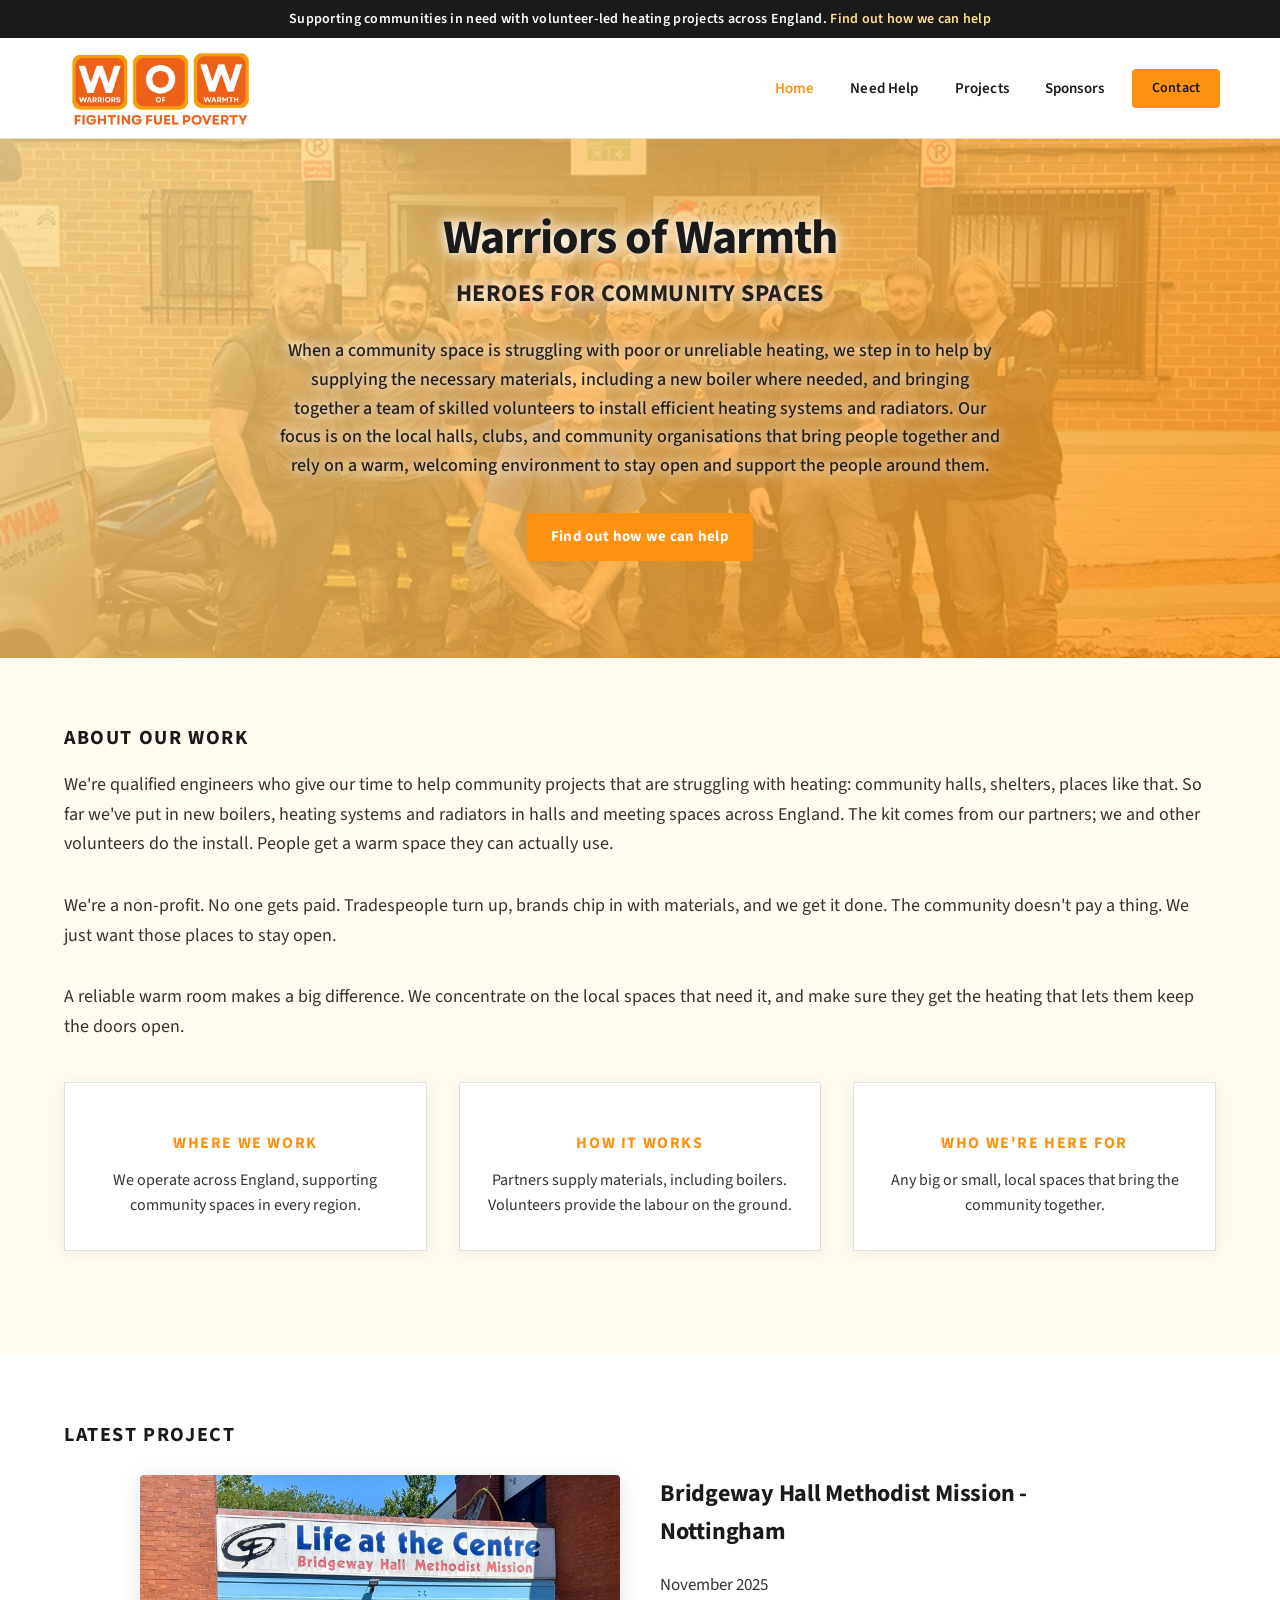
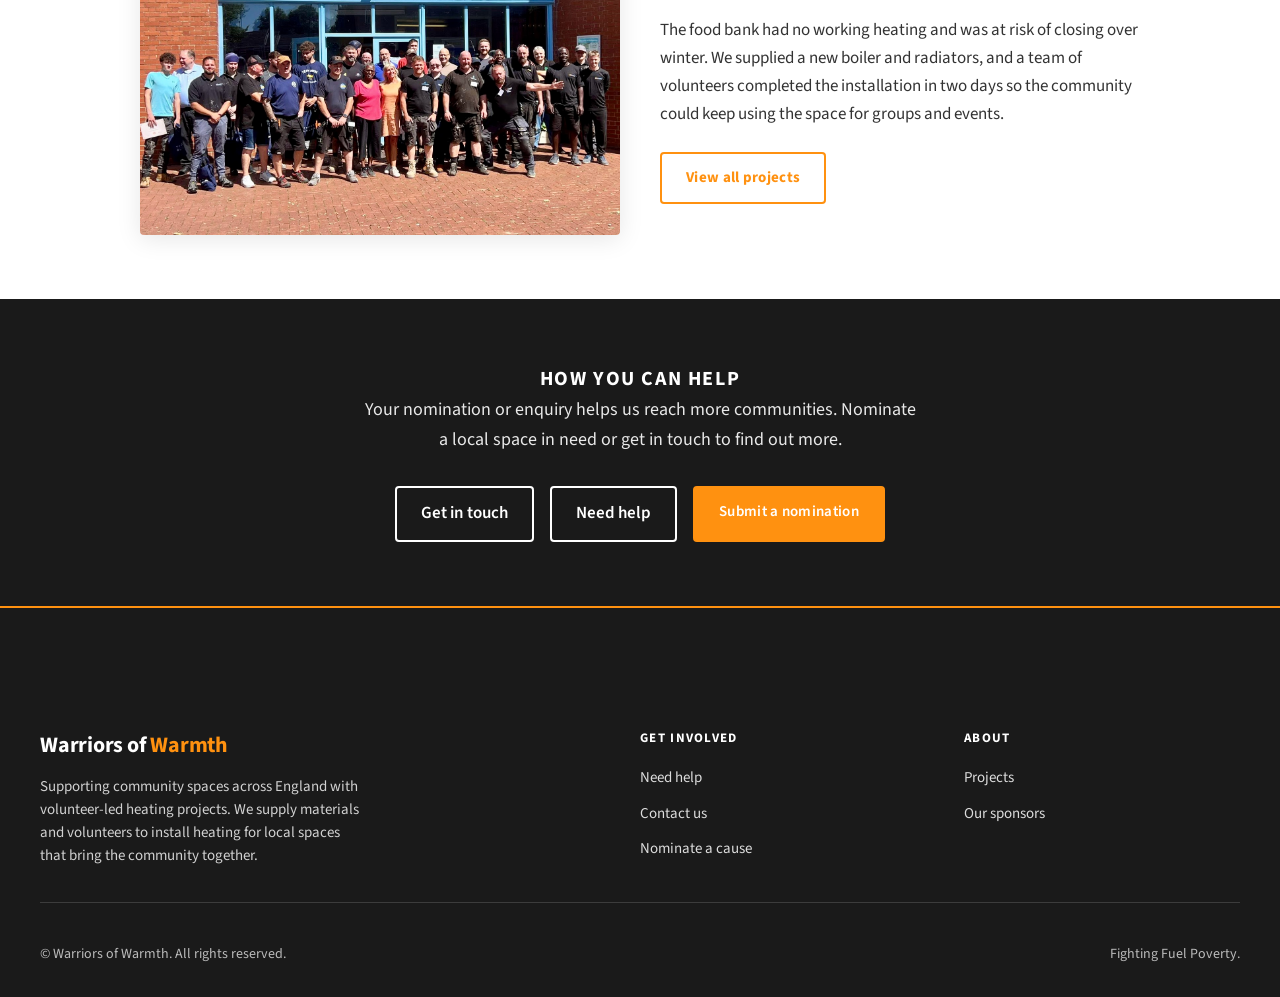
<file: index.html>
<!DOCTYPE html>
<html lang="en">
<head>
  <meta charset="UTF-8">
  <meta name="viewport" content="width=device-width, initial-scale=1">
  <title>Warriors of Warmth (WOW) | Fighting Fuel Poverty</title>
  <meta name="description" content="Warriors of Warmth support community spaces across England with volunteer-led heating projects. We supply materials and volunteers to install heating for local spaces that bring the community together.">
  <link rel="stylesheet" href="css/styles.css?v=1.0.1">
</head>
<body>
  <div class="top-bar">
    Supporting communities in need with volunteer-led heating projects across England. <a href="need-help.html">Find out how we can help</a>
  </div>

  <header class="site-header">
    <div class="header-inner">
      <a href="index.html" class="logo-link">
        <img src="img/logo.png" alt="Warriors of Warmth">
      </a>
      <button class="nav-toggle" type="button" aria-label="Toggle navigation" aria-expanded="false">
        <span class="nav-toggle-box">
          <span class="nav-toggle-bar"></span>
          <span class="nav-toggle-bar"></span>
          <span class="nav-toggle-bar"></span>
        </span>
      </button>
      <nav>
        <ul class="nav-list">
          <li><a href="index.html" aria-current="page">Home</a></li>
          <li><a href="need-help.html">Need Help</a></li>
          <li><a href="projects.html">Projects</a></li>
          <li><a href="sponsors.html">Sponsors</a></li>
          <li><a href="contact.html" class="btn btn-primary">Contact</a></li>
        </ul>
      </nav>
    </div>
  </header>

  <main>
    <section class="hero hero-with-bg">
      <div class="hero-bg" aria-hidden="true"></div>
      <div class="hero-content">
        <h1>Warriors of Warmth</h1>
        <p class="tagline">Heroes for community spaces</p>
        <p class="sub">When a community space is struggling with poor or unreliable heating, we step in to help by supplying the necessary materials, including a new boiler where needed, and bringing together a team of skilled volunteers to install efficient heating systems and radiators. Our focus is on the local halls, clubs, and community organisations that bring people together and rely on a warm, welcoming environment to stay open and support the people around them.</p>
        <p class="mt-2 text-center">
          <a href="need-help.html" class="btn btn-primary">Find out how we can help</a>
        </p>
      </div>
    </section>

    <section class="section section-alt">
      <div class="container-wide">
        <h2 class="section-title">About our work</h2>
        <p class="section-intro">We're qualified engineers who give our time to help community projects that are struggling with heating: community halls, shelters, places like that. So far we've put in new boilers, heating systems and radiators in halls and meeting spaces across England. The kit comes from our partners; we and other volunteers do the install. People get a warm space they can actually use.</p>

        <p class="section-intro">We're a non-profit. No one gets paid. Tradespeople turn up, brands chip in with materials, and we get it done. The community doesn't pay a thing. We just want those places to stay open.</p>

        <p class="section-intro">A reliable warm room makes a big difference. We concentrate on the local spaces that need it, and make sure they get the heating that lets them keep the doors open.</p>

        <div class="impact-grid">
          <div class="impact-card">
            <p class="impact-label">Where we work</p>
            <p class="impact-text">We operate across England, supporting community spaces in every region.</p>
          </div>
          <div class="impact-card">
            <p class="impact-label">How it works</p>
            <p class="impact-text">Partners supply materials, including boilers. Volunteers provide the labour on the ground.</p>
          </div>
          <div class="impact-card">
            <p class="impact-label">Who we're here for</p>
            <p class="impact-text">Any big or small, local spaces that bring the community together.</p>
          </div>
        </div>
      </div>
    </section>

    <section class="section latest-project-section">
      <div class="container-wide">
        <h2 class="section-title">Latest project</h2>
        <div class="latest-project">
          <div class="latest-project-image">
            <img id="latest-project-image" src="img/latest-project.jpg" alt="Latest project">
          </div>
          <div class="latest-project-content">
            <h3 class="latest-project-place" id="latest-project-place"></h3>
            <p class="latest-project-date">November 2025</p>
            <p class="latest-project-desc" id="latest-project-desc"></p>
            <p><a href="projects.html" class="btn btn-outline">View all projects</a></p>
          </div>
        </div>
      </div>
    </section>

    <section class="help-section">
      <div class="container-wide">
        <h2 class="section-title">How you can help</h2>
        <p class="section-intro">Your nomination or enquiry helps us reach more communities. Nominate a local space in need or get in touch to find out more.</p>
        <div class="help-links">
          <a href="contact.html">Get in touch</a>
          <a href="need-help.html">Need help</a>
          <a href="contact.html" class="btn btn-primary">Submit a nomination</a>
        </div>
      </div>
      <div class="help-section-line" aria-hidden="true"></div>
    </section>
  </main>

  <footer class="site-footer">
    <div class="footer-inner">
      <div class="footer-grid">
        <div class="footer-brand">
          <span class="logo-text">Warriors of <span>Warmth</span></span>
          <p>Supporting community spaces across England with volunteer-led heating projects. We supply materials and volunteers to install heating for local spaces that bring the community together.</p>
        </div>
        <div class="footer-col">
          <h4>Get involved</h4>
          <ul>
            <li><a href="need-help.html">Need help</a></li>
            <li><a href="contact.html">Contact us</a></li>
            <li><a href="contact.html">Nominate a cause</a></li>
          </ul>
        </div>
        <div class="footer-col">
          <h4>About</h4>
          <ul>
            <li><a href="projects.html">Projects</a></li>
            <li><a href="sponsors.html">Our sponsors</a></li>
          </ul>
        </div>
      </div>
      <div class="footer-bottom">
        <p style="margin:0;">&copy; Warriors of Warmth. All rights reserved.</p>
        <p style="margin:0;">Fighting Fuel Poverty.</p>
      </div>
    </div>
  </footer>
  <script src="data/projects.js"></script>
  <script src="js/projects-render.js"></script>
  <script src="js/main.js"></script>
</body>
</html>
</file>
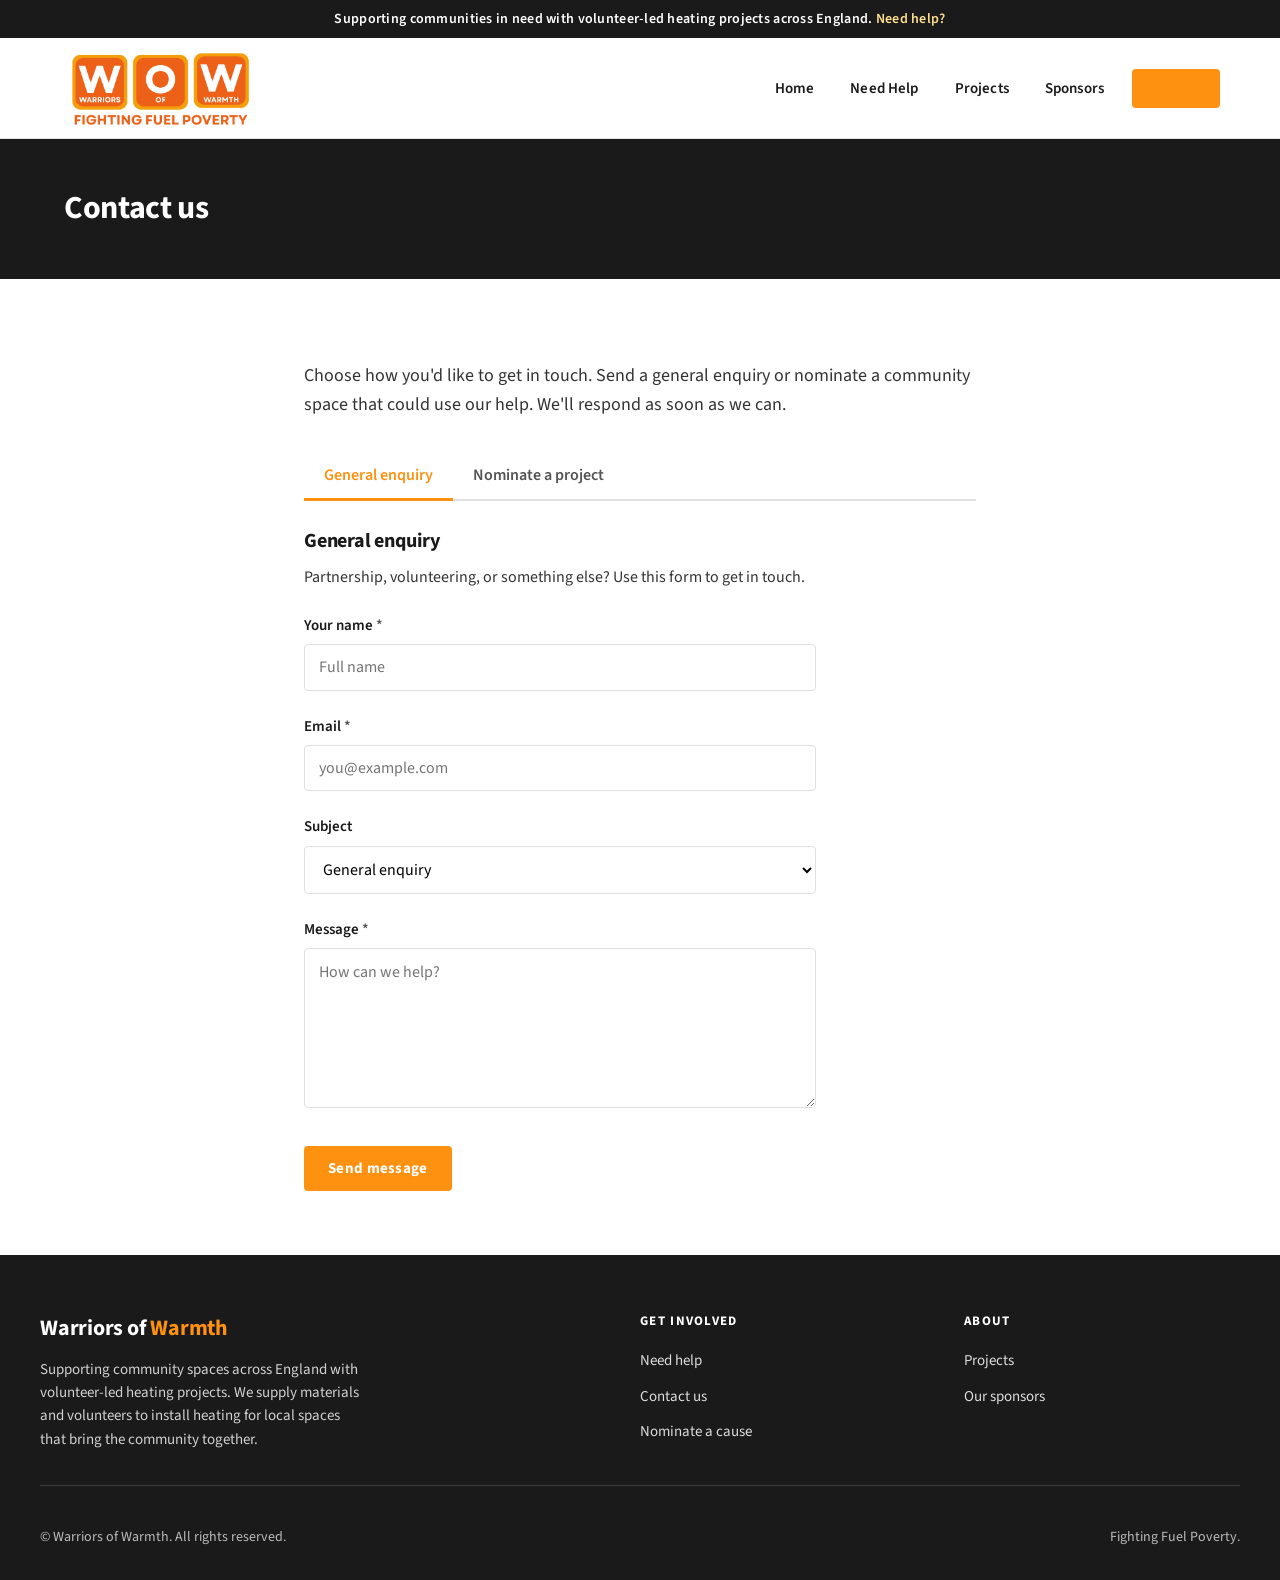
<file: contact.html>
<!DOCTYPE html>
<html lang="en">
<head>
  <meta charset="UTF-8">
  <meta name="viewport" content="width=device-width, initial-scale=1">
  <title>Contact | Warriors of Warmth</title>
  <meta name="description" content="Contact Warriors of Warmth. Submit an enquiry or nominate a community space in need of heating support.">
  <link rel="stylesheet" href="css/styles.css?v=1.0.1">
</head>
<body>
  <div class="top-bar">
    Supporting communities in need with volunteer-led heating projects across England. <a href="need-help.html">Need help?</a>
  </div>

  <header class="site-header">
    <div class="header-inner">
      <a href="index.html" class="logo-link">
        <img src="img/logo.png" alt="Warriors of Warmth">
      </a>
      <button class="nav-toggle" type="button" aria-label="Toggle navigation" aria-expanded="false">
        <span class="nav-toggle-box">
          <span class="nav-toggle-bar"></span>
          <span class="nav-toggle-bar"></span>
          <span class="nav-toggle-bar"></span>
        </span>
      </button>
      <nav>
        <ul class="nav-list">
          <li><a href="index.html">Home</a></li>
          <li><a href="need-help.html">Need Help</a></li>
          <li><a href="projects.html">Projects</a></li>
          <li><a href="sponsors.html">Sponsors</a></li>
          <li><a href="contact.html" class="btn btn-primary" aria-current="page">Contact</a></li>
        </ul>
      </nav>
    </div>
  </header>

  <main>
    <section class="page-hero">
      <h1>Contact us</h1>
    </section>

    <section class="section">
      <div class="container">
        <p class="section-intro">Choose how you'd like to get in touch. Send a general enquiry or nominate a community space that could use our help. We'll respond as soon as we can.</p>

        <div class="contact-tabs" role="tablist" aria-label="Contact form type">
          <button type="button" class="contact-tab contact-tab-active" role="tab" aria-selected="true" aria-controls="general-form-block" id="tab-general">General enquiry</button>
          <button type="button" class="contact-tab" role="tab" aria-selected="false" aria-controls="nomination-form-block" id="tab-nomination">Nominate a project</button>
        </div>

        <div class="contact-form-block contact-form-block-active" id="general-form-block" role="tabpanel" aria-labelledby="tab-general">
          <h2 class="contact-form-title">General enquiry</h2>
          <p class="contact-form-desc">Partnership, volunteering, or something else? Use this form to get in touch.</p>
          <form class="contact-form" action="#" method="post" id="contact-form">
            <div class="form-group">
              <label for="name">Your name <span class="required">*</span></label>
              <input type="text" id="name" name="name" required placeholder="Full name">
            </div>
            <div class="form-group">
              <label for="email">Email <span class="required">*</span></label>
              <input type="email" id="email" name="email" required placeholder="you@example.com">
            </div>
            <div class="form-group">
              <label for="subject">Subject</label>
              <select id="subject" name="subject">
                <option value="general">General enquiry</option>
                <option value="partnership">Partnership or sponsorship</option>
                <option value="volunteer">Volunteer / installer enquiry</option>
                <option value="other">Other</option>
              </select>
            </div>
            <div class="form-group">
              <label for="message">Message <span class="required">*</span></label>
              <textarea id="message" name="message" required placeholder="How can we help?"></textarea>
            </div>
            <div class="form-actions">
              <button type="submit" class="btn btn-primary">Send message</button>
            </div>
          </form>
        </div>

        <div class="contact-form-block contact-form-block-hidden" id="nomination-form-block" role="tabpanel" aria-labelledby="tab-nomination">
          <h2 class="contact-form-title">Nominate a project</h2>
          <p class="contact-form-desc">Know a community space that needs heating help? Tell us about it so we can consider it for a future project.</p>
          <form class="contact-form" action="#" method="post" id="nomination-form">
            <div class="form-group">
              <label for="nom-name">Your name <span class="required">*</span></label>
              <input type="text" id="nom-name" name="name" required placeholder="Full name">
            </div>
            <div class="form-group">
              <label for="nom-email">Email <span class="required">*</span></label>
              <input type="email" id="nom-email" name="email" required placeholder="you@example.com">
            </div>
            <div class="form-group">
              <label for="nom-place">Name of the place or organisation <span class="required">*</span></label>
              <input type="text" id="nom-place" name="place" required placeholder="e.g. Village Hall, Riverside Community Centre">
            </div>
            <div class="form-group">
              <label for="nom-type">Type of space</label>
              <select id="nom-type" name="type">
                <option value="">Select one</option>
                <option value="community-hall">Community hall</option>
                <option value="church-hall">Church or faith hall</option>
                <option value="youth-club">Youth club or centre</option>
                <option value="scout-guides">Scout / Guide hall</option>
                <option value="food-bank">Food bank or community kitchen</option>
                <option value="other">Other</option>
              </select>
            </div>
            <div class="form-group">
              <label for="nom-location">Town or area <span class="required">*</span></label>
              <input type="text" id="nom-location" name="location" required placeholder="e.g. Nottingham, North Nottinghamshire">
            </div>
            <div class="form-group">
              <label for="nom-heating">Current heating situation</label>
              <textarea id="nom-heating" name="heating" rows="3" placeholder="e.g. no working heating, boiler failed, inefficient system…"></textarea>
            </div>
            <div class="form-group">
              <label for="nom-message">Any other details</label>
              <textarea id="nom-message" name="message" rows="3" placeholder="Anything else we should know?"></textarea>
            </div>
            <p class="form-note">After reviewing, we will contact you on the provided contact details to discuss the needs further.</p>
            <div class="form-actions">
              <button type="submit" class="btn btn-primary">Submit nomination</button>
            </div>
          </form>
        </div>
      </div>
    </section>
  </main>

  <footer class="site-footer">
    <div class="footer-inner">
      <div class="footer-grid">
        <div class="footer-brand">
          <span class="logo-text">Warriors of <span>Warmth</span></span>
          <p>Supporting community spaces across England with volunteer-led heating projects. We supply materials and volunteers to install heating for local spaces that bring the community together.</p>
        </div>
        <div class="footer-col">
          <h4>Get involved</h4>
          <ul>
            <li><a href="need-help.html">Need help</a></li>
            <li><a href="contact.html">Contact us</a></li>
            <li><a href="contact.html">Nominate a cause</a></li>
          </ul>
        </div>
        <div class="footer-col">
          <h4>About</h4>
          <ul>
            <li><a href="projects.html">Projects</a></li>
            <li><a href="sponsors.html">Our sponsors</a></li>
          </ul>
        </div>
      </div>
      <div class="footer-bottom">
        <p style="margin:0;">&copy; Warriors of Warmth. All rights reserved.</p>
        <p style="margin:0;">Fighting Fuel Poverty.</p>
      </div>
    </div>
  </footer>

  <script src="js/main.js"></script>
  <script>
    (function() {
      var tabNom = document.getElementById('tab-nomination');
      var tabGen = document.getElementById('tab-general');
      var blockNom = document.getElementById('nomination-form-block');
      var blockGen = document.getElementById('general-form-block');

      function showNomination() {
        tabNom.classList.add('contact-tab-active');
        tabNom.setAttribute('aria-selected', 'true');
        tabGen.classList.remove('contact-tab-active');
        tabGen.setAttribute('aria-selected', 'false');
        blockNom.classList.remove('contact-form-block-hidden');
        blockNom.classList.add('contact-form-block-active');
        blockGen.classList.add('contact-form-block-hidden');
        blockGen.classList.remove('contact-form-block-active');
      }

      function showGeneral() {
        tabGen.classList.add('contact-tab-active');
        tabGen.setAttribute('aria-selected', 'true');
        tabNom.classList.remove('contact-tab-active');
        tabNom.setAttribute('aria-selected', 'false');
        blockGen.classList.remove('contact-form-block-hidden');
        blockGen.classList.add('contact-form-block-active');
        blockNom.classList.add('contact-form-block-hidden');
        blockNom.classList.remove('contact-form-block-active');
      }

      tabNom.addEventListener('click', showNomination);
      tabGen.addEventListener('click', showGeneral);
    })();

    document.getElementById('nomination-form').addEventListener('submit', function(e) {
      e.preventDefault();
      alert('Thank you for your nomination. We will be in touch soon.');
    });
    document.getElementById('contact-form').addEventListener('submit', function(e) {
      e.preventDefault();
      alert('Thank you for your message. We will be in touch soon.');
    });
  </script>
</body>
</html>
</file>
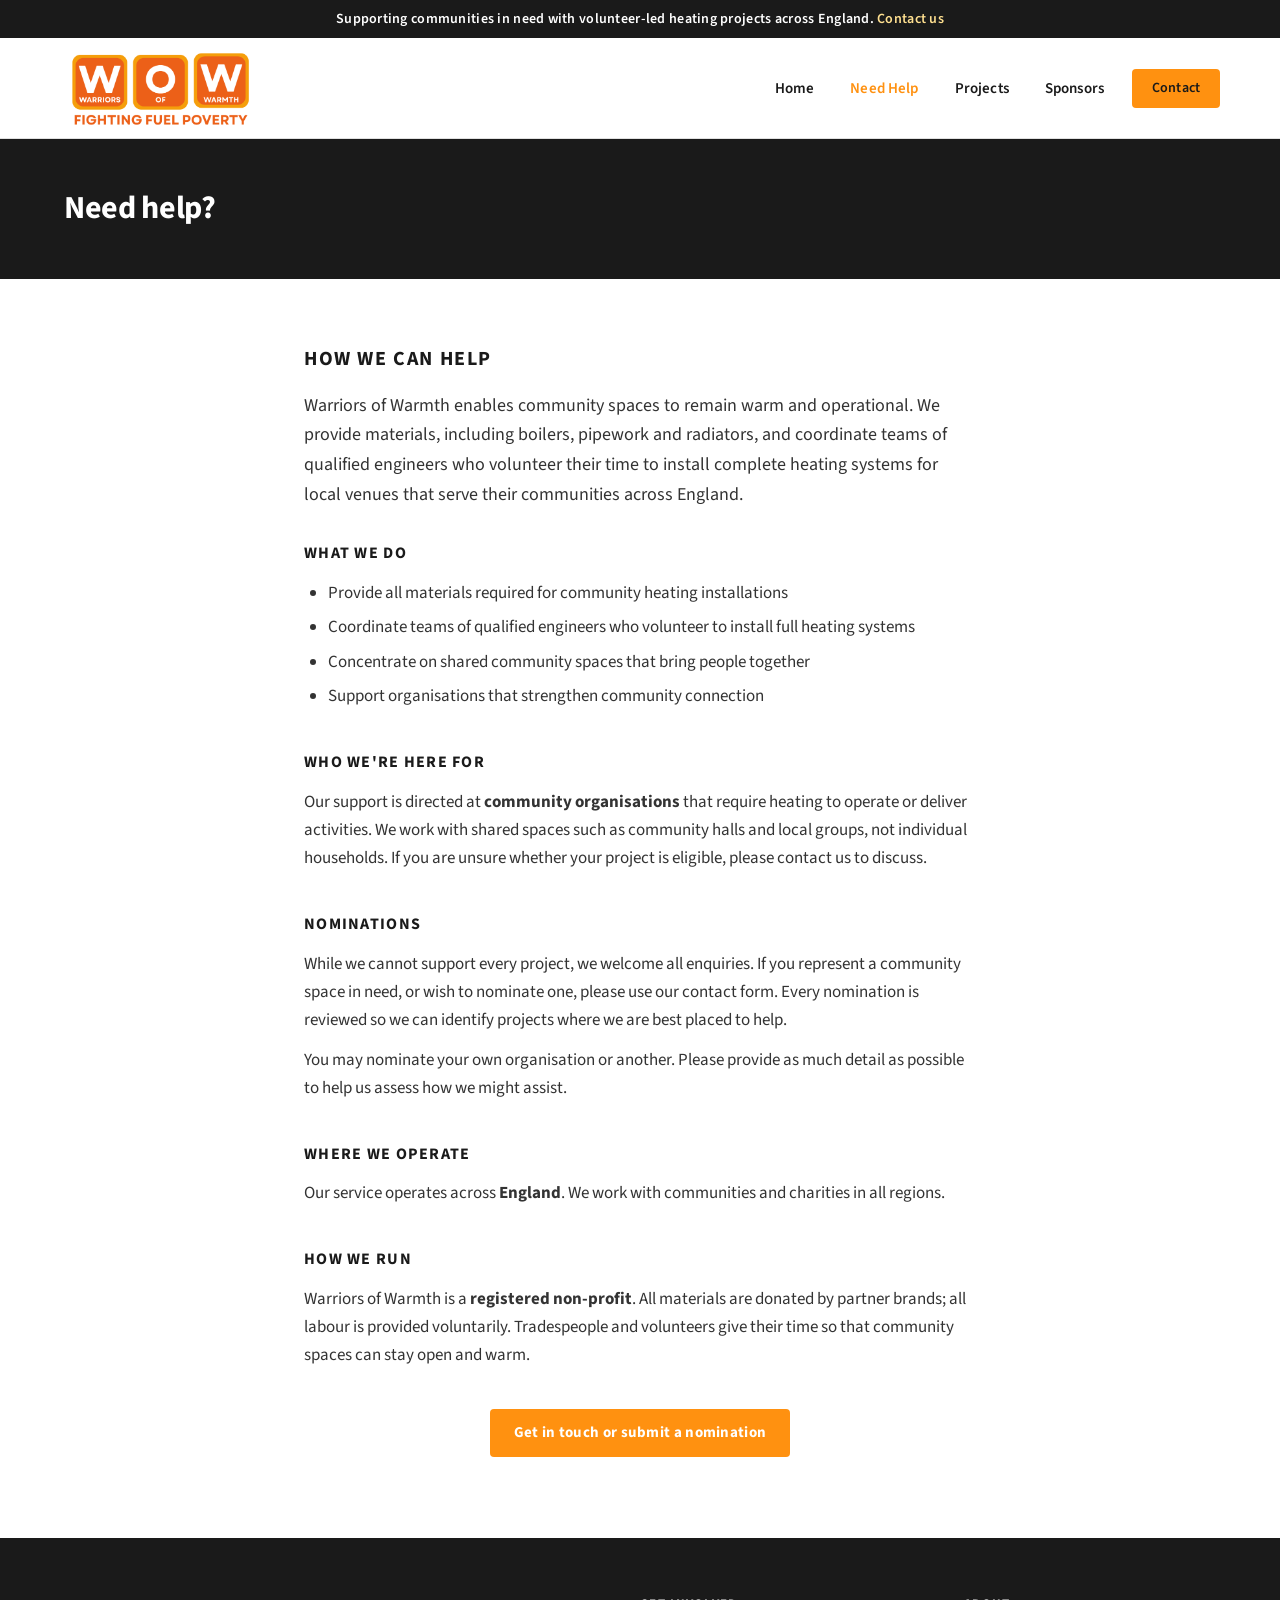
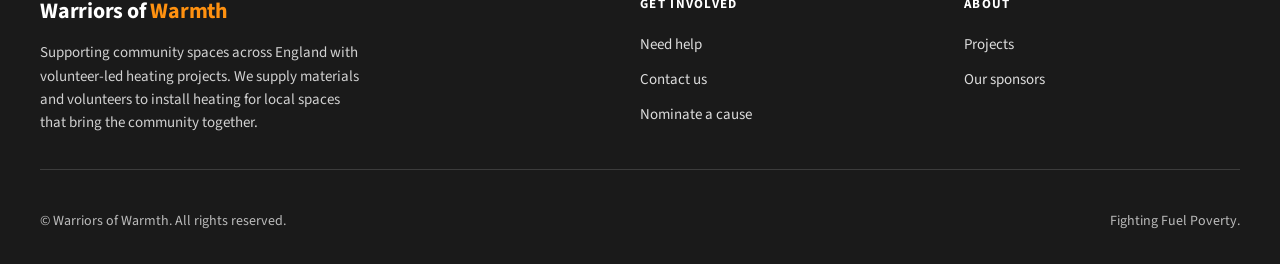
<file: need-help.html>
<!DOCTYPE html>
<html lang="en">
<head>
  <meta charset="UTF-8">
  <meta name="viewport" content="width=device-width, initial-scale=1">
  <title>Need Help | Warriors of Warmth</title>
  <meta name="description" content="Find out how Warriors of Warmth can help your community space. We supply materials and volunteers to install heating for local spaces that bring the community together across England. Nominate a project or get in touch.">
  <link rel="stylesheet" href="css/styles.css?v=1.0.1">
</head>
<body>
  <div class="top-bar">
    Supporting communities in need with volunteer-led heating projects across England. <a href="contact.html">Contact us</a>
  </div>

  <header class="site-header">
    <div class="header-inner">
      <a href="index.html" class="logo-link">
        <img src="img/logo.png" alt="Warriors of Warmth">
      </a>
      <button class="nav-toggle" type="button" aria-label="Toggle navigation" aria-expanded="false">
        <span class="nav-toggle-box">
          <span class="nav-toggle-bar"></span>
          <span class="nav-toggle-bar"></span>
          <span class="nav-toggle-bar"></span>
        </span>
      </button>
      <nav>
        <ul class="nav-list">
          <li><a href="index.html">Home</a></li>
          <li><a href="need-help.html" aria-current="page">Need Help</a></li>
          <li><a href="projects.html">Projects</a></li>
          <li><a href="sponsors.html">Sponsors</a></li>
          <li><a href="contact.html" class="btn btn-primary">Contact</a></li>
        </ul>
      </nav>
    </div>
  </header>

  <main>
    <section class="page-hero">
      <h1>Need help?</h1>
    </section>

    <section class="section">
      <div class="container">
        <h2 class="section-title">How we can help</h2>
        <p class="section-intro">Warriors of Warmth enables community spaces to remain warm and operational. We provide materials, including boilers, pipework and radiators, and coordinate teams of qualified engineers who volunteer their time to install complete heating systems for local venues that serve their communities across England.</p>

        <div class="content-block">
          <h2>What we do</h2>
          <ul>
            <li>Provide all materials required for community heating installations</li>
            <li>Coordinate teams of qualified engineers who volunteer to install full heating systems</li>
            <li>Concentrate on shared community spaces that bring people together</li>
            <li>Support organisations that strengthen community connection</li>
          </ul>
        </div>

        <div class="content-block">
          <h2>Who we're here for</h2>
          <p>Our support is directed at <strong>community organisations</strong> that require heating to operate or deliver activities. We work with shared spaces such as community halls and local groups, not individual households. If you are unsure whether your project is eligible, please contact us to discuss.</p>
        </div>

        <div class="content-block">
          <h2>Nominations</h2>
          <p>While we cannot support every project, we welcome all enquiries. If you represent a community space in need, or wish to nominate one, please use our contact form. Every nomination is reviewed so we can identify projects where we are best placed to help.</p>
          <p>You may nominate your own organisation or another. Please provide as much detail as possible to help us assess how we might assist.</p>
        </div>

        <div class="content-block">
          <h2>Where we operate</h2>
          <p>Our service operates across <strong>England</strong>. We work with communities and charities in all regions.</p>
        </div>

        <div class="content-block">
          <h2>How we run</h2>
          <p>Warriors of Warmth is a <strong>registered non-profit</strong>. All materials are donated by partner brands; all labour is provided voluntarily. Tradespeople and volunteers give their time so that community spaces can stay open and warm.</p>
        </div>

        <p class="mt-2 text-center">
          <a href="contact.html" class="btn btn-primary">Get in touch or submit a nomination</a>
        </p>
      </div>
    </section>
  </main>

  <footer class="site-footer">
    <div class="footer-inner">
      <div class="footer-grid">
        <div class="footer-brand">
          <span class="logo-text">Warriors of <span>Warmth</span></span>
          <p>Supporting community spaces across England with volunteer-led heating projects. We supply materials and volunteers to install heating for local spaces that bring the community together.</p>
        </div>
        <div class="footer-col">
          <h4>Get involved</h4>
          <ul>
            <li><a href="need-help.html">Need help</a></li>
            <li><a href="contact.html">Contact us</a></li>
            <li><a href="contact.html">Nominate a cause</a></li>
          </ul>
        </div>
        <div class="footer-col">
          <h4>About</h4>
          <ul>
            <li><a href="projects.html">Projects</a></li>
            <li><a href="sponsors.html">Our sponsors</a></li>
          </ul>
        </div>
      </div>
      <div class="footer-bottom">
        <p style="margin:0;">&copy; Warriors of Warmth. All rights reserved.</p>
        <p style="margin:0;">Fighting Fuel Poverty.</p>
      </div>
    </div>
  </footer>
  <script src="js/main.js"></script>
</body>
</html>
</file>
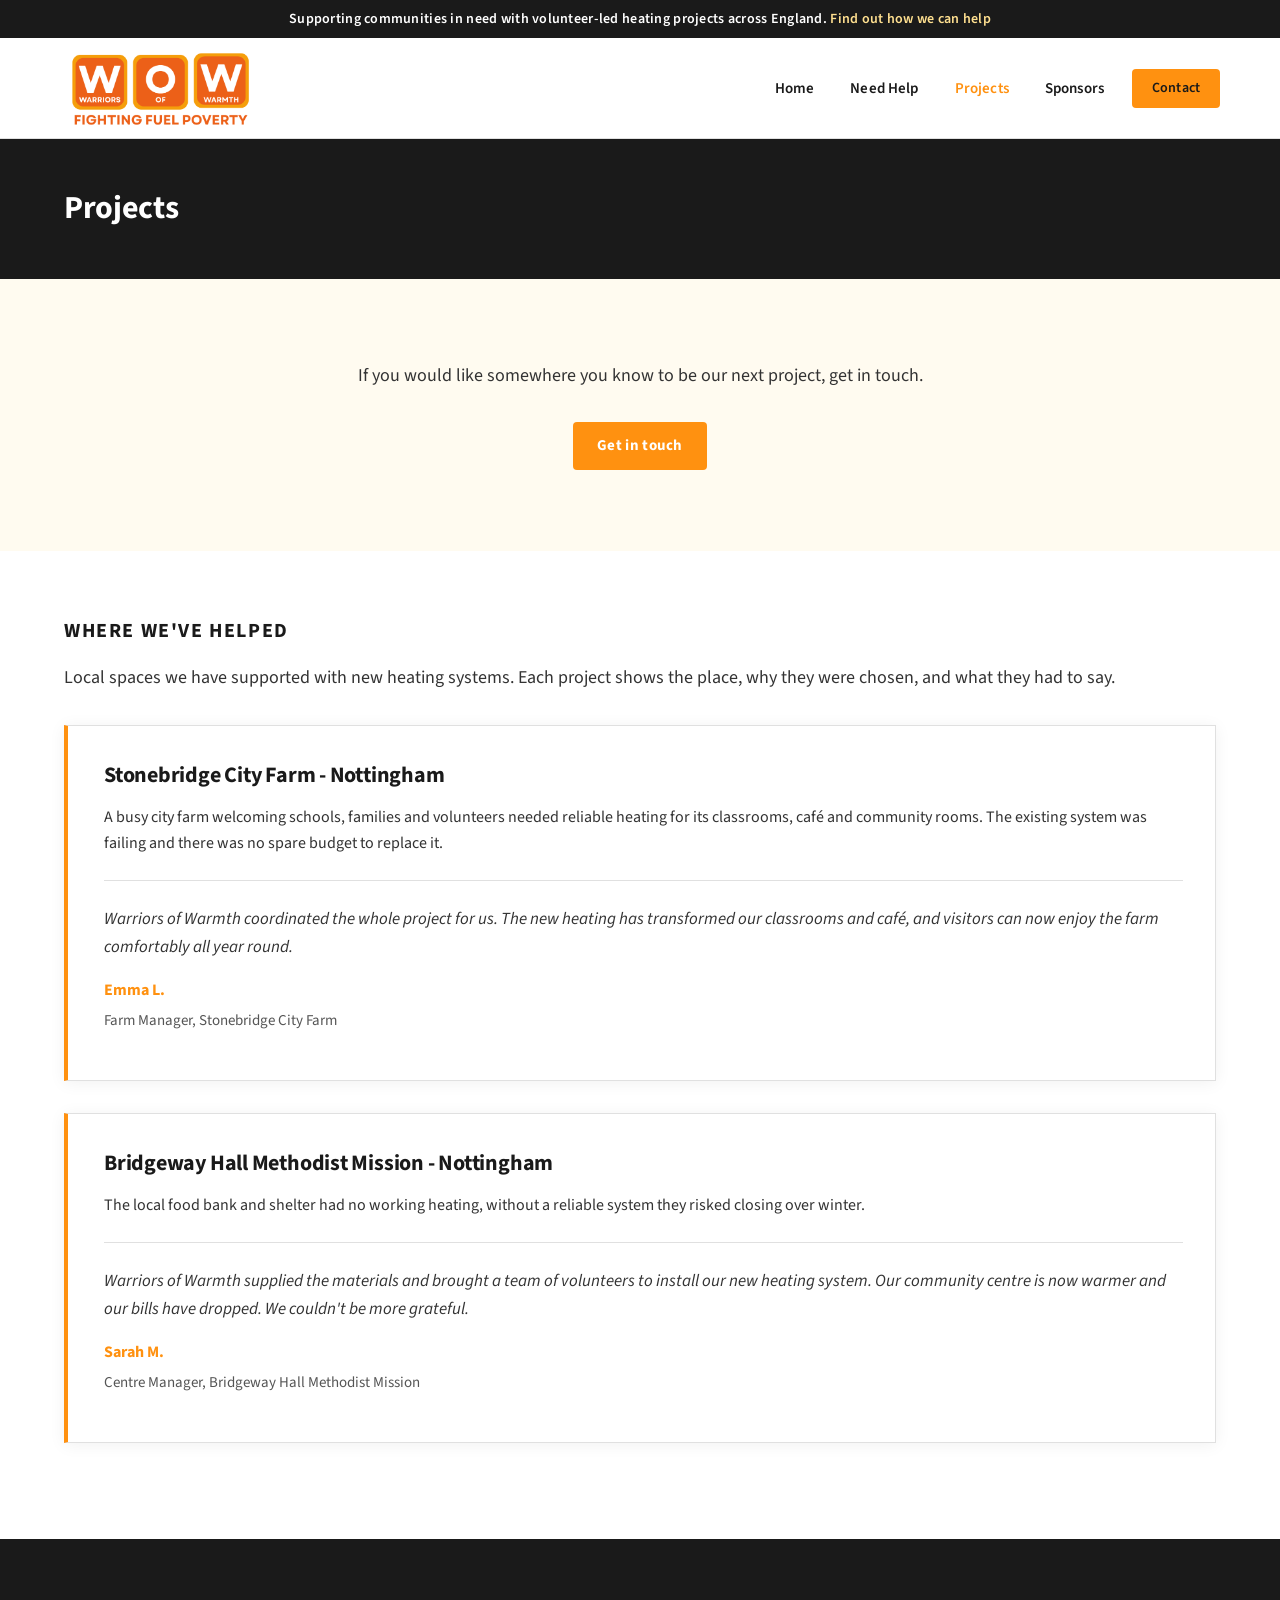
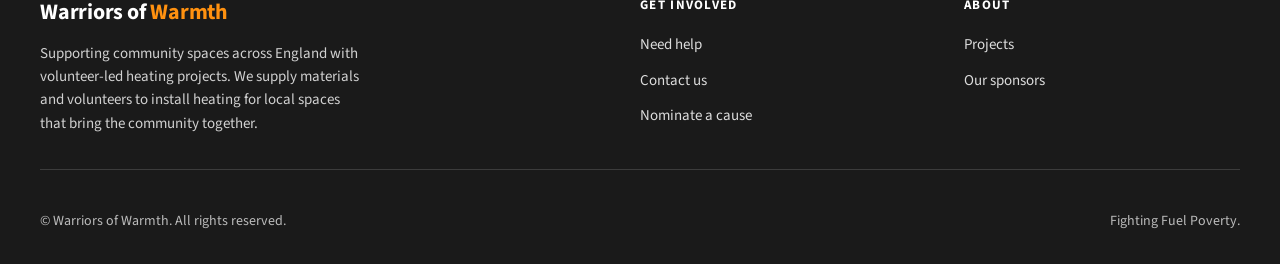
<file: projects.html>
<!DOCTYPE html>
<html lang="en">
<head>
  <meta charset="UTF-8">
  <meta name="viewport" content="width=device-width, initial-scale=1">
  <title>Projects | Warriors of Warmth</title>
  <meta name="description" content="Community spaces we have supported. Each project includes the place, why we were chosen, and feedback from those we helped.">
  <link rel="stylesheet" href="css/styles.css?v=1.0.1">
</head>
<body>
  <div class="top-bar">
    Supporting communities in need with volunteer-led heating projects across England. <a href="need-help.html">Find out how we can help</a>
  </div>

  <header class="site-header">
    <div class="header-inner">
      <a href="index.html" class="logo-link">
        <img src="img/logo.png" alt="Warriors of Warmth">
      </a>
      <button class="nav-toggle" type="button" aria-label="Toggle navigation" aria-expanded="false">
        <span class="nav-toggle-box">
          <span class="nav-toggle-bar"></span>
          <span class="nav-toggle-bar"></span>
          <span class="nav-toggle-bar"></span>
        </span>
      </button>
      <nav>
        <ul class="nav-list">
          <li><a href="index.html">Home</a></li>
          <li><a href="need-help.html">Need Help</a></li>
          <li><a href="projects.html" aria-current="page">Projects</a></li>
          <li><a href="sponsors.html">Sponsors</a></li>
          <li><a href="contact.html" class="btn btn-primary">Contact</a></li>
        </ul>
      </nav>
    </div>
  </header>

  <main>
    <section class="page-hero">
      <h1>Projects</h1>
    </section>

    <section class="section section-alt projects-cta-section">
      <div class="container">
        <p class="section-intro text-center">If you would like somewhere you know to be our next project, get in touch.</p>
        <p class="text-center"><a href="contact.html" class="btn btn-primary">Get in touch</a></p>
      </div>
    </section>

    <section class="section">
      <div class="container-wide">
        <h2 class="section-title">Where we've helped</h2>
        <p class="section-intro">Local spaces we have supported with new heating systems. Each project shows the place, why they were chosen, and what they had to say.</p>

        <ul class="project-list" id="project-list"></ul>
      </div>
    </section>
  </main>

  <footer class="site-footer">
    <div class="footer-inner">
      <div class="footer-grid">
        <div class="footer-brand">
          <span class="logo-text">Warriors of <span>Warmth</span></span>
          <p>Supporting community spaces across England with volunteer-led heating projects. We supply materials and volunteers to install heating for local spaces that bring the community together.</p>
        </div>
        <div class="footer-col">
          <h4>Get involved</h4>
          <ul>
            <li><a href="need-help.html">Need help</a></li>
            <li><a href="contact.html">Contact us</a></li>
            <li><a href="contact.html">Nominate a cause</a></li>
          </ul>
        </div>
        <div class="footer-col">
          <h4>About</h4>
          <ul>
            <li><a href="projects.html">Projects</a></li>
            <li><a href="sponsors.html">Our sponsors</a></li>
          </ul>
        </div>
      </div>
      <div class="footer-bottom">
        <p style="margin:0;">&copy; Warriors of Warmth. All rights reserved.</p>
        <p style="margin:0;">Fighting Fuel Poverty.</p>
      </div>
    </div>
  </footer>
  <script src="data/projects.js"></script>
  <script src="js/projects-render.js"></script>
  <script src="js/main.js"></script>
</body>
</html>
</file>
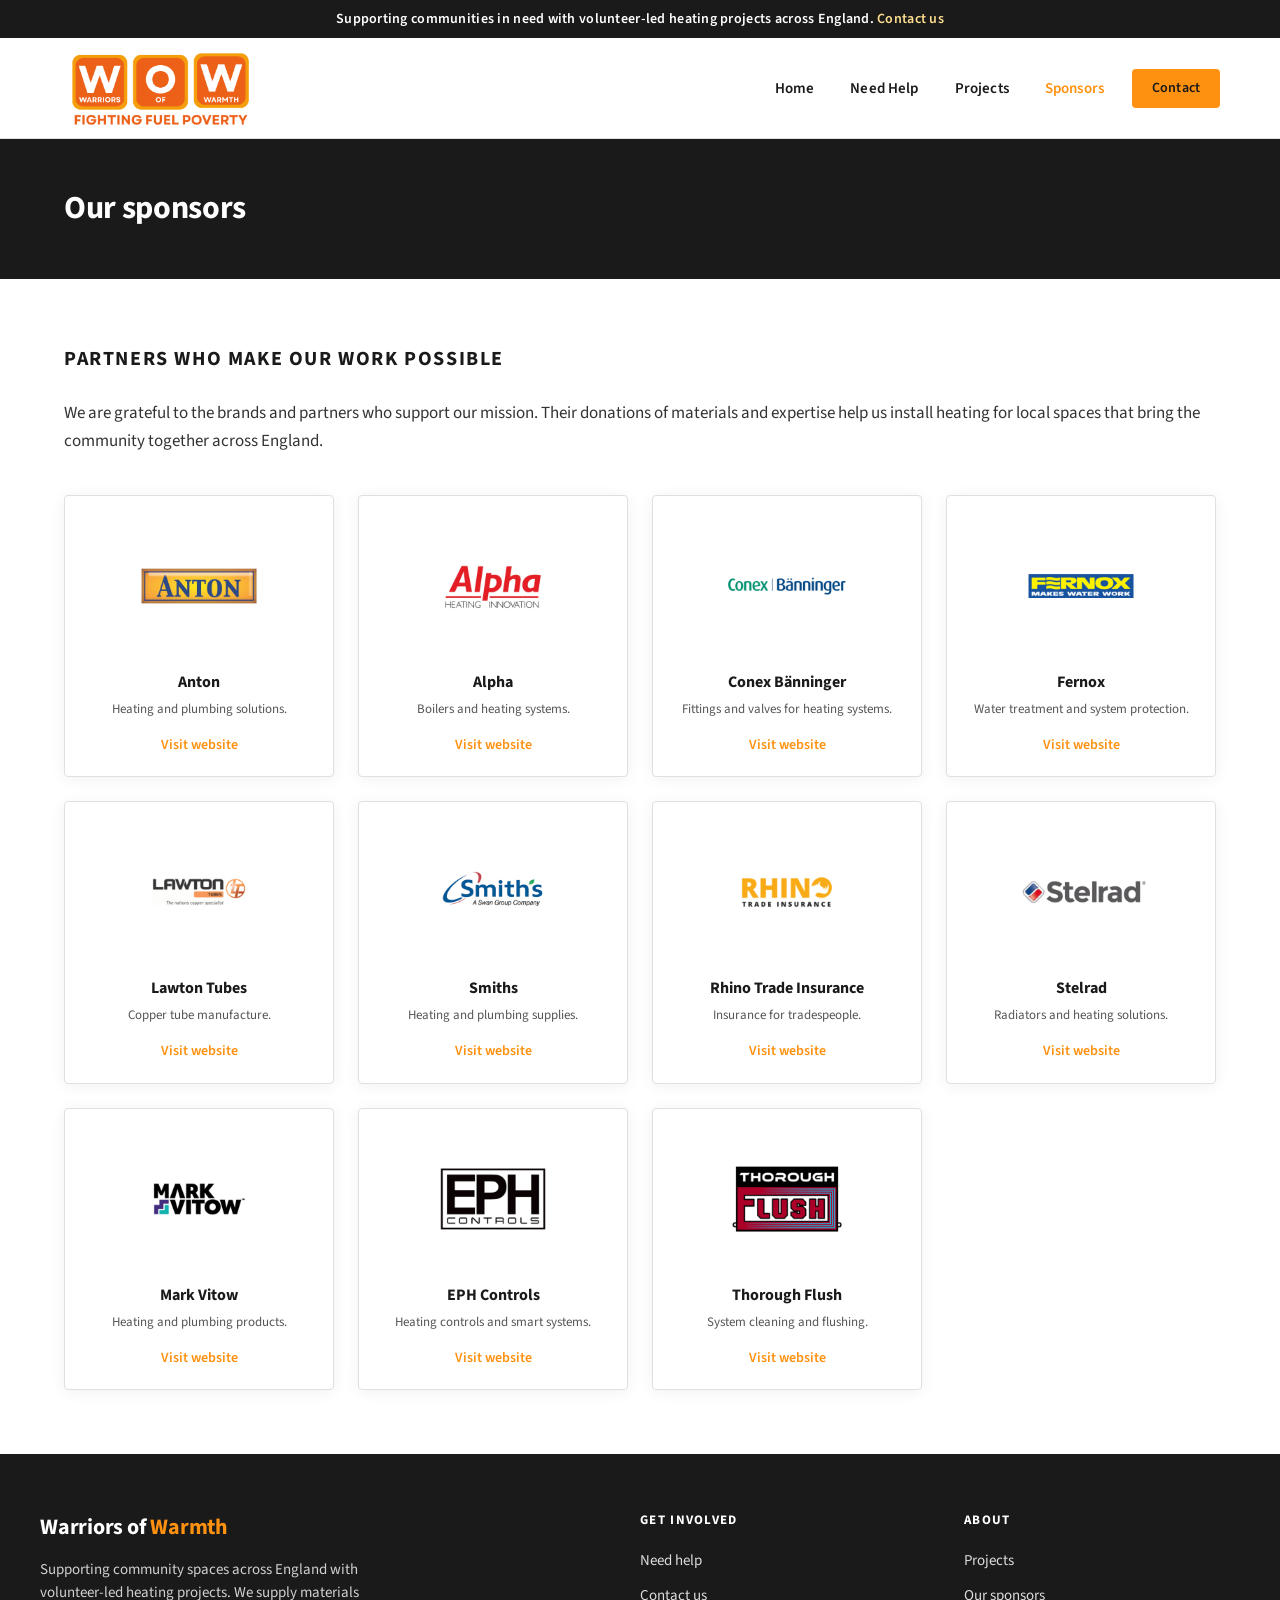
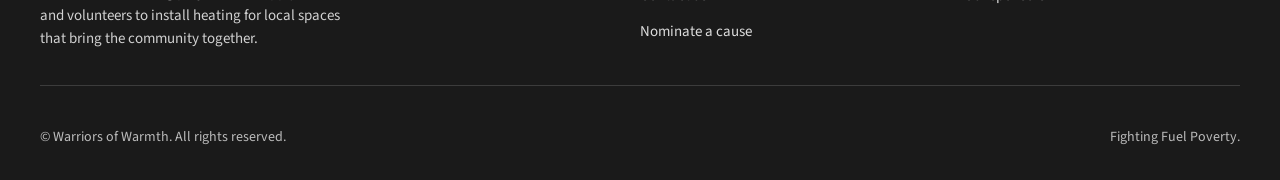
<file: sponsors.html>
<!DOCTYPE html>
<html lang="en">
<head>
  <meta charset="UTF-8">
  <meta name="viewport" content="width=device-width, initial-scale=1">
  <title>Our Sponsors | Warriors of Warmth</title>
  <meta name="description" content="Partners and sponsors who support Warriors of Warmth and our work with community spaces across England.">
  <link rel="stylesheet" href="css/styles.css?v=1.0.1">
</head>
<body>
  <div class="top-bar">
    Supporting communities in need with volunteer-led heating projects across England. <a href="contact.html">Contact us</a>
  </div>

  <header class="site-header">
    <div class="header-inner">
      <a href="index.html" class="logo-link">
        <img src="img/logo.png" alt="Warriors of Warmth">
      </a>
      <button class="nav-toggle" type="button" aria-label="Toggle navigation" aria-expanded="false">
        <span class="nav-toggle-box">
          <span class="nav-toggle-bar"></span>
          <span class="nav-toggle-bar"></span>
          <span class="nav-toggle-bar"></span>
        </span>
      </button>
      <nav>
        <ul class="nav-list">
          <li><a href="index.html">Home</a></li>
          <li><a href="need-help.html">Need Help</a></li>
          <li><a href="projects.html">Projects</a></li>
          <li><a href="sponsors.html" aria-current="page">Sponsors</a></li>
          <li><a href="contact.html" class="btn btn-primary">Contact</a></li>
        </ul>
      </nav>
    </div>
  </header>

  <main>
    <section class="page-hero">
      <h1>Our sponsors</h1>
    </section>

    <section class="section">
      <div class="container-wide">
        <h2 class="section-title">Partners who make our work possible</h2>
        <p class="sponsors-intro">We are grateful to the brands and partners who support our mission. Their donations of materials and expertise help us install heating for local spaces that bring the community together across England.</p>

        <div class="sponsors-grid">
          <article class="sponsor-card">
            <div class="sponsor-card-logo">
              <img src="img/sponsors/anton.jpg" alt="Anton">
            </div>
            <h3 class="sponsor-card-name">Anton</h3>
            <p class="sponsor-card-desc">Heating and plumbing solutions.</p>
            <a href="https://www.antonanalysers.com" class="sponsor-card-link" target="_blank" rel="noopener noreferrer">Visit website</a>
          </article>

          <article class="sponsor-card">
            <div class="sponsor-card-logo">
              <img src="img/sponsors/thoroughflush.jpg" alt="Thorough Flush">
            </div>
            <h3 class="sponsor-card-name">Thorough Flush</h3>
            <p class="sponsor-card-desc">System cleaning and flushing.</p>
            <a href="https://www.thoroughflush.co.uk
            " class="sponsor-card-link" target="_blank" rel="noopener noreferrer">Visit website</a>
          </article>

          <article class="sponsor-card">
            <div class="sponsor-card-logo">
              <img src="img/sponsors/markvitow.jpg" alt="Mark Vito">
            </div>
            <h3 class="sponsor-card-name">Mark Vitow</h3>
            <p class="sponsor-card-desc">Heating and plumbing products.</p>
            <a href="#" class="sponsor-card-link" target="_blank" rel="noopener noreferrer">Visit website</a>
          </article>

          <article class="sponsor-card">
            <div class="sponsor-card-logo">
              <img src="img/sponsors/eph.jpg" alt="EPH Controls">
            </div>
            <h3 class="sponsor-card-name">EPH Controls</h3>
            <p class="sponsor-card-desc">Heating controls and smart systems.</p>
            <a href="#" class="sponsor-card-link" target="_blank" rel="noopener noreferrer">Visit website</a>
          </article>

          <article class="sponsor-card">
            <div class="sponsor-card-logo">
              <img src="img/sponsors/stelrad.jpg" alt="Stelrad">
            </div>
            <h3 class="sponsor-card-name">Stelrad</h3>
            <p class="sponsor-card-desc">Radiators and heating solutions.</p>
            <a href="#" class="sponsor-card-link" target="_blank" rel="noopener noreferrer">Visit website</a>
          </article>

          <article class="sponsor-card">
            <div class="sponsor-card-logo">
              <img src="img/sponsors/fernox.jpg" alt="Fernox">
            </div>
            <h3 class="sponsor-card-name">Fernox</h3>
            <p class="sponsor-card-desc">Water treatment and system protection.</p>
            <a href="#" class="sponsor-card-link" target="_blank" rel="noopener noreferrer">Visit website</a>
          </article>

          <article class="sponsor-card">
            <div class="sponsor-card-logo">
              <img src="img/sponsors/conex.jpg" alt="Conex Bänninger">
            </div>
            <h3 class="sponsor-card-name">Conex Bänninger</h3>
            <p class="sponsor-card-desc">Fittings and valves for heating systems.</p>
            <a href="#" class="sponsor-card-link" target="_blank" rel="noopener noreferrer">Visit website</a>
          </article>

          <article class="sponsor-card">
            <div class="sponsor-card-logo">
              <img src="img/sponsors/alpha.jpg" alt="Alpha">
            </div>
            <h3 class="sponsor-card-name">Alpha</h3>
            <p class="sponsor-card-desc">Boilers and heating systems.</p>
            <a href="#" class="sponsor-card-link" target="_blank" rel="noopener noreferrer">Visit website</a>
          </article>

          <article class="sponsor-card">
            <div class="sponsor-card-logo">
              <img src="img/sponsors/rhino.jpg" alt="Rhino Trade Insurance">
            </div>
            <h3 class="sponsor-card-name">Rhino Trade Insurance</h3>
            <p class="sponsor-card-desc">Insurance for tradespeople.</p>
            <a href="#" class="sponsor-card-link" target="_blank" rel="noopener noreferrer">Visit website</a>
          </article>

          <article class="sponsor-card">
            <div class="sponsor-card-logo">
              <img src="img/sponsors/smiths.jpg" alt="Smiths">
            </div>
            <h3 class="sponsor-card-name">Smiths</h3>
            <p class="sponsor-card-desc">Heating and plumbing supplies.</p>
            <a href="#" class="sponsor-card-link" target="_blank" rel="noopener noreferrer">Visit website</a>
          </article>

          <article class="sponsor-card">
            <div class="sponsor-card-logo">
              <img src="img/sponsors/lawton.jpg" alt="Lawton Tubes">
            </div>
            <h3 class="sponsor-card-name">Lawton Tubes</h3>
            <p class="sponsor-card-desc">Copper tube manufacture.</p>
            <a href="#" class="sponsor-card-link" target="_blank" rel="noopener noreferrer">Visit website</a>
          </article>
        </div>
      </div>
    </section>
  </main>

  <footer class="site-footer">
    <div class="footer-inner">
      <div class="footer-grid">
        <div class="footer-brand">
          <span class="logo-text">Warriors of <span>Warmth</span></span>
          <p>Supporting community spaces across England with volunteer-led heating projects. We supply materials and volunteers to install heating for local spaces that bring the community together.</p>
        </div>
        <div class="footer-col">
          <h4>Get involved</h4>
          <ul>
            <li><a href="need-help.html">Need help</a></li>
            <li><a href="contact.html">Contact us</a></li>
            <li><a href="contact.html">Nominate a cause</a></li>
          </ul>
        </div>
        <div class="footer-col">
          <h4>About</h4>
          <ul>
            <li><a href="projects.html">Projects</a></li>
            <li><a href="sponsors.html">Our sponsors</a></li>
          </ul>
        </div>
      </div>
      <div class="footer-bottom">
        <p style="margin:0;">&copy; Warriors of Warmth. All rights reserved.</p>
        <p style="margin:0;">Fighting Fuel Poverty.</p>
      </div>
    </div>
  </footer>

  <script src="js/main.js"></script>
  <script>
    (function () {
      var grid = document.querySelector('.sponsors-grid');
      if (!grid) return;
      var cards = [].slice.call(grid.querySelectorAll('.sponsor-card'));
      for (var i = cards.length - 1; i > 0; i--) {
        var j = Math.floor(Math.random() * (i + 1));
        var t = cards[i];
        cards[i] = cards[j];
        cards[j] = t;
      }
      cards.forEach(function (card) { grid.appendChild(card); });
    })();
  </script>
</body>
</html>
</file>
<file: css/styles.css>
/* Warriors of Warmth (WOW) — Professional charity style (Save the Children inspired) */
/* Brand: #FF9110, #FFE090 */

@import url('https://fonts.googleapis.com/css2?family=Source+Sans+3:wght@400;500;600;700&display=swap');

:root {
  --wow-primary: #FF9110;
  --wow-light: #FFE090;
  --wow-primary-dark: #e07d00;
  --wow-light-bg: #fffbf0;
  --text-dark: #1a1a1a;
  --text-body: #333;
  --text-muted: #555;
  --white: #fff;
  --black: #1a1a1a;
  --border: #e0e0e0;
  --shadow: 0 2px 16px rgba(0,0,0,0.06);
  --shadow-strong: 0 4px 24px rgba(0,0,0,0.1);
  --transition: 0.2s ease;
  --radius: 4px;
}

*,
*::before,
*::after {
  box-sizing: border-box;
}

html {
  scroll-behavior: smooth;
}

body {
  margin: 0;
  font-family: 'Source Sans 3', 'Segoe UI', system-ui, -apple-system, sans-serif;
  font-size: 1.0625rem;
  line-height: 1.6;
  color: var(--text-body);
  background: var(--white);
}

img {
  max-width: 100%;
  height: auto;
  display: block;
}

a {
  color: var(--wow-primary);
  text-decoration: none;
  transition: color var(--transition);
}
a:hover {
  color: var(--wow-primary-dark);
}

/* Top bar (STC-style strip) */
.top-bar {
  background: var(--black);
  color: var(--white);
  padding: 0.5rem 1.5rem;
  font-size: 0.875rem;
  font-weight: 600;
  text-align: center;
  letter-spacing: 0.02em;
}
.top-bar a {
  color: var(--wow-light);
}
.top-bar a:hover {
  color: var(--white);
}

/* Header */
.site-header {
  background: var(--white);
  border-bottom: 1px solid var(--border);
  position: sticky;
  top: 0;
  z-index: 100;
}

.header-inner {
  max-width: 1200px;
  margin: 0 auto;
  padding: 0 1.5rem;
  display: flex;
  align-items: center;
  justify-content: space-between;
  min-height: 100px;
}

.logo-link {
  display: flex;
  align-items: center;
  gap: 0.875rem;
}
.logo-link img {
  height: 100px;
  width: auto;
}
.logo-text {
  font-weight: 700;
  font-size: 1.375rem;
  color: var(--text-dark);
  letter-spacing: -0.01em;
}
.logo-text span {
  color: var(--wow-primary);
}

.nav-toggle {
  display: none;
  margin-left: auto;
  padding: 0.5rem;
  border: none;
  background: transparent;
  cursor: pointer;
  border-radius: 999px;
}

.nav-toggle:focus-visible {
  outline: 2px solid var(--wow-primary);
  outline-offset: 2px;
}

.nav-toggle-box {
  width: 1.5rem;
  height: 1.125rem;
  position: relative;
  display: inline-block;
}

.nav-toggle-bar {
  position: absolute;
  left: 0;
  right: 0;
  height: 2px;
  border-radius: 999px;
  background: var(--text-dark);
  transition: transform 0.2s ease, opacity 0.2s ease, top 0.2s ease, bottom 0.2s ease;
}

.nav-toggle-bar:nth-child(1) {
  top: 0;
}

.nav-toggle-bar:nth-child(2) {
  top: 50%;
  transform: translateY(-50%);
}

.nav-toggle-bar:nth-child(3) {
  bottom: 0;
}

.site-header.nav-open .nav-toggle-bar:nth-child(1) {
  top: 50%;
  transform: translateY(-50%) rotate(45deg);
}

.site-header.nav-open .nav-toggle-bar:nth-child(2) {
  opacity: 0;
}

.site-header.nav-open .nav-toggle-bar:nth-child(3) {
  bottom: auto;
  top: 50%;
  transform: translateY(-50%) rotate(-45deg);
}

.nav-list {
  list-style: none;
  margin: 0;
  padding: 0;
  display: flex;
  align-items: center;
  gap: 0.25rem;
}
.nav-list a {
  padding: 0.6rem 1rem;
  color: var(--text-dark);
  font-weight: 600;
  font-size: 0.9375rem;
  letter-spacing: 0.01em;
}
.nav-list a:hover,
.nav-list a[aria-current="page"] {
  color: var(--wow-primary);
}
.nav-list .btn {
  margin-left: 0.5rem;
  padding: 0.5rem 1.25rem;
  font-size: 0.875rem;
}

/* Main */
main {
  min-height: 60vh;
}

.container {
  max-width: 720px;
  margin: 0 auto;
  padding: 0 1.5rem;
}

.container-wide {
  max-width: 1200px;
  margin: 0 auto;
  padding: 0 1.5rem;
}

/* Hero — full-bleed, confident; optional volunteer image as low-opacity background */
.hero {
  position: relative;
  background: linear-gradient(135deg, var(--wow-light) 0%, var(--wow-primary) 100%);
  color: var(--text-dark);
  padding: 4.5rem 1.5rem 5rem;
  text-align: center;
  overflow: hidden;
}

.hero-with-bg .hero-bg {
  position: absolute;
  inset: 0;
  background-image: url('../img/hero-volunteers.jpg');
  background-size: cover;
  background-position: center;
  opacity: 0.2;
  z-index: 0;
}

.hero-with-bg .hero-content {
  position: relative;
  z-index: 1;
}

.hero h1 {
  margin: 0 0 0.5rem;
  font-size: clamp(2rem, 5vw, 3rem);
  font-weight: 700;
  letter-spacing: -0.02em;
  line-height: 1.15;
  text-shadow:
    0 0 10px rgba(255,255,255,0.95),
    0 0 20px rgba(255,255,255,0.9);
}

.hero .tagline {
  margin: 0;
  font-size: clamp(1.125rem, 2.5vw, 1.5rem);
  font-weight: 700;
  letter-spacing: 0.02em;
  text-transform: uppercase;
  opacity: 0.95;
  text-shadow:
    0 0 10px rgba(255,255,255,0.95),
    0 0 20px rgba(255,255,255,0.9);
}

.hero .sub {
  margin: 1.5rem 0 0;
  font-size: 1.125rem;
  font-weight: 500;
  max-width: 720px;
  margin-left: auto;
  margin-right: auto;
  line-height: 1.6;
  opacity: 0.95;
  text-shadow:
    0 0 10px rgba(255,255,255,0.95),
    0 0 20px rgba(255,255,255,0.9);
}

/* Section titles — STC-style uppercase bold */
.section {
  padding: 4rem 0;
}

.section-alt {
  background: var(--wow-light-bg);
}

.section-title {
  margin: 0 0 1.5rem;
  font-size: 1.25rem;
  font-weight: 700;
  letter-spacing: 0.08em;
  text-transform: uppercase;
  color: var(--text-dark);
}

.section-title + .section-intro {
  margin-top: -0.5rem;
}

.section-intro {
  font-size: 1.125rem;
  color: var(--text-body);
  margin-bottom: 2rem;
  line-height: 1.65;
}

/* Impact blocks — WE'VE HELPED / WE ARE / WE BELIEVE */
.impact-grid {
  display: grid;
  grid-template-columns: repeat(auto-fit, minmax(260px, 1fr));
  gap: 2rem;
  margin: 2.5rem 0;
}

.impact-card {
  background: var(--white);
  border: 1px solid var(--border);
  padding: 2rem 1.75rem;
  text-align: center;
  box-shadow: var(--shadow);
  transition: box-shadow var(--transition), border-color var(--transition);
}

.impact-card:hover {
  border-color: var(--wow-light);
  box-shadow: var(--shadow-strong);
}

.impact-card .impact-label {
  font-size: 1rem;
  font-weight: 700;
  letter-spacing: 0.1em;
  text-transform: uppercase;
  color: var(--wow-primary);
  margin-bottom: 0.75rem;
}

.impact-card .impact-text {
  margin: 0;
  font-size: 1rem;
  line-height: 1.55;
  color: var(--text-body);
}

/* Latest project (homepage) */
.latest-project-section .section-title {
  margin-bottom: 1.5rem;
}

.latest-project {
  display: grid;
  grid-template-columns: 1fr 1fr;
  gap: 2.5rem;
  align-items: start;
  max-width: 1000px;
  margin: 0 auto;
}

.latest-project-image {
  position: relative;
  border-radius: var(--radius);
  overflow: hidden;
  box-shadow: var(--shadow-strong);
}

.latest-project-image img {
  width: 100%;
  height: auto;
  display: block;
  aspect-ratio: 4 / 3;
  object-fit: cover;
}

.latest-project-content {
  min-width: 0;
}

.latest-project-place {
  margin: 0 0 1.25rem;
  font-size: 1.5rem;
  font-weight: 700;
  color: var(--text-dark);
  letter-spacing: -0.01em;
}

.latest-project-stats {
  list-style: none;
  margin: 0 0 1.5rem;
  padding: 0;
  display: flex;
  flex-wrap: wrap;
  gap: 1.25rem 2rem;
}

.latest-project-stats li {
  display: flex;
  align-items: center;
  gap: 0.5rem;
  margin: 0;
}

.latest-project-stat-icon {
  display: flex;
  align-items: center;
  justify-content: center;
  width: 40px;
  height: 40px;
  border-radius: var(--radius);
  background: var(--wow-light-bg);
  color: var(--wow-primary);
  flex-shrink: 0;
}

.latest-project-stat-icon svg {
  width: 22px;
  height: 22px;
}

.latest-project-stat-value {
  font-size: 1.25rem;
  font-weight: 700;
  color: var(--text-dark);
}

.latest-project-stat-label {
  font-size: 0.9375rem;
  color: var(--text-body);
}

.latest-project-desc {
  margin: 0 0 1.5rem;
  font-size: 1.0625rem;
  line-height: 1.65;
  color: var(--text-body);
}

@media (max-width: 768px) {
  .latest-project {
    grid-template-columns: 1fr;
    gap: 1.5rem;
  }

  .latest-project-image {
    order: -1;
  }

  .latest-project-stats {
    gap: 1rem;
  }

  .projects-cta-section {
    display: none;
  }
}

/* Stats grid (testimonials page) */
.stats-grid {
  display: grid;
  grid-template-columns: repeat(auto-fit, minmax(160px, 1fr));
  gap: 1.5rem;
  margin-top: 2rem;
  margin-bottom: 0.5rem;
}

.stat-card {
  background: var(--white);
  border: 1px solid var(--border);
  padding: 1.75rem 1.25rem;
  text-align: center;
  box-shadow: var(--shadow);
  border-radius: var(--radius);
  transition: box-shadow var(--transition), border-color var(--transition);
}

.stat-card:hover {
  border-color: var(--wow-light);
  box-shadow: var(--shadow-strong);
}

.stat-value {
  margin: 0 0 0.5rem;
  font-size: 2rem;
  font-weight: 700;
  color: var(--wow-primary);
  letter-spacing: -0.02em;
  line-height: 1.1;
}

.stat-label {
  margin: 0;
  font-size: 0.875rem;
  font-weight: 600;
  color: var(--text-body);
  line-height: 1.35;
}

/* How you can help block */
.help-section {
  background: var(--black);
  color: var(--white);
  padding: 4rem 1.5rem;
  text-align: center;
}

.help-section .section-title {
  color: var(--white);
  margin-bottom: 0.5rem;
}

.help-section .section-intro {
  color: rgba(255,255,255,0.9);
  margin-bottom: 2rem;
  max-width: 560px;
  margin-left: auto;
  margin-right: auto;
}

.help-links {
  display: flex;
  flex-wrap: wrap;
  justify-content: center;
  gap: 1rem;
}

.help-links a {
  color: var(--white);
  font-weight: 600;
  padding: 0.75rem 1.5rem;
  border: 2px solid var(--white);
  border-radius: var(--radius);
  transition: background var(--transition), color var(--transition);
}

.help-links a:hover {
  background: var(--white);
  color: var(--black);
}

.help-links .btn-primary {
  border-color: var(--wow-primary);
  background: var(--wow-primary);
  color: var(--white);
}

.help-links .btn-primary:hover {
  background: var(--wow-primary-dark);
  border-color: var(--wow-primary-dark);
  color: var(--white);
}

.help-section-line {
  height: 2px;
  background: var(--wow-primary);
  width: 100vw;
  margin-left: calc(50% - 50vw);
  margin-top: 4rem;
}

/* Buttons */
.btn {
  display: inline-block;
  padding: 0.75rem 1.5rem;
  font-size: 0.9375rem;
  font-weight: 700;
  text-align: center;
  border-radius: var(--radius);
  border: none;
  cursor: pointer;
  font-family: inherit;
  letter-spacing: 0.02em;
  transition: background var(--transition), border-color var(--transition), color var(--transition), box-shadow var(--transition);
}

.btn-primary {
  background: var(--wow-primary);
  color: var(--white);
}

.btn-primary:hover {
  background: var(--wow-primary-dark);
  color: var(--white);
  box-shadow: 0 4px 16px rgba(255, 145, 16, 0.35);
}

.btn-outline {
  background: transparent;
  color: var(--wow-primary);
  border: 2px solid var(--wow-primary);
}

.btn-outline:hover {
  background: var(--wow-light-bg);
  color: var(--wow-primary-dark);
  border-color: var(--wow-primary-dark);
}

/* Footer — multi-column, STC-style */
.site-footer {
  background: var(--black);
  color: var(--white);
  padding: 3.5rem 1.5rem 2rem;
  margin-top: 0;
}

.footer-inner {
  max-width: 1200px;
  margin: 0 auto;
}

.footer-grid {
  display: grid;
  grid-template-columns: 2fr 1fr 1fr;
  gap: 3rem;
  margin-bottom: 2.5rem;
  padding-bottom: 2rem;
  border-bottom: 1px solid rgba(255,255,255,0.15);
}

.footer-brand .logo-text {
  color: var(--white);
}

.footer-brand .logo-text span {
  color: var(--wow-primary);
}

.footer-brand p {
  margin: 0.75rem 0 0;
  font-size: 0.9375rem;
  line-height: 1.55;
  color: rgba(255,255,255,0.8);
  max-width: 320px;
}

.footer-col h4 {
  margin: 0 0 1rem;
  font-size: 0.8125rem;
  font-weight: 700;
  letter-spacing: 0.1em;
  text-transform: uppercase;
  color: var(--white);
}

.footer-col ul {
  list-style: none;
  margin: 0;
  padding: 0;
}

.footer-col li {
  margin-bottom: 0.5rem;
}

.footer-col a {
  color: rgba(255,255,255,0.85);
  font-size: 0.9375rem;
}

.footer-col a:hover {
  color: var(--wow-light);
}

.footer-bottom {
  display: flex;
  flex-wrap: wrap;
  justify-content: space-between;
  align-items: center;
  gap: 1rem;
  font-size: 0.875rem;
  color: rgba(255,255,255,0.7);
}

.footer-bottom a {
  color: rgba(255,255,255,0.85);
}

/* Page hero (inner pages) */
.page-hero {
  background: var(--black);
  color: var(--white);
  padding: 2.75rem 1.5rem;
}

.page-hero h1 {
  margin: 0;
  font-size: clamp(1.5rem, 3vw, 2rem);
  font-weight: 700;
  max-width: 1200px;
  margin-left: auto;
  margin-right: auto;
  padding: 0 1.5rem;
  letter-spacing: -0.01em;
}

/* Content block (need-help, etc.) */
.content-block {
  margin-bottom: 2.5rem;
}

.content-block h2 {
  font-size: 1rem;
  font-weight: 700;
  letter-spacing: 0.08em;
  text-transform: uppercase;
  color: var(--text-dark);
  margin: 0 0 0.75rem;
}

.content-block p,
.content-block ul {
  color: var(--text-body);
  margin: 0 0 0.75rem;
  line-height: 1.65;
}

.content-block ul {
  padding-left: 1.5rem;
}

.content-block li {
  margin-bottom: 0.4rem;
}

/* Forms */
.form-group {
  margin-bottom: 1.5rem;
}

.form-group label {
  display: block;
  margin-bottom: 0.4rem;
  font-weight: 600;
  font-size: 0.9375rem;
  color: var(--text-dark);
}

.form-group input,
.form-group textarea,
.form-group select {
  width: 100%;
  padding: 0.7rem 0.875rem;
  font-size: 1rem;
  font-family: inherit;
  border: 1px solid var(--border);
  border-radius: var(--radius);
  background: var(--white);
  transition: border-color var(--transition), box-shadow var(--transition);
}

.form-group input:focus,
.form-group textarea:focus,
.form-group select:focus {
  outline: none;
  border-color: var(--wow-primary);
  box-shadow: 0 0 0 3px rgba(255, 145, 16, 0.2);
}

.form-group textarea {
  min-height: 160px;
  resize: vertical;
}

.form-note {
  margin: 1.25rem 0 0.75rem;
  font-size: 0.9375rem;
  line-height: 1.5;
  color: var(--text-body);
}

.form-actions {
  margin-top: 1.75rem;
}

/* Contact page — tab switcher and two forms */
.contact-tabs {
  display: flex;
  gap: 0;
  margin-bottom: 1.5rem;
  border-bottom: 2px solid var(--border);
}

.contact-tab {
  padding: 0.75rem 1.25rem;
  font-size: 1rem;
  font-weight: 600;
  font-family: inherit;
  color: var(--text-muted);
  background: none;
  border: none;
  border-bottom: 3px solid transparent;
  margin-bottom: -2px;
  cursor: pointer;
  transition: color var(--transition), border-color var(--transition);
}

.contact-tab:hover {
  color: var(--text-dark);
}

.contact-tab-active {
  color: var(--wow-primary);
  border-bottom-color: var(--wow-primary);
}

.contact-form-block {
  margin-bottom: 0;
  padding-bottom: 0;
  border-bottom: none;
}

.contact-form-block-hidden {
  display: none;
}

.contact-form-title {
  margin: 0 0 0.5rem;
  font-size: 1.25rem;
  font-weight: 700;
  color: var(--text-dark);
  letter-spacing: -0.01em;
}

.contact-form-desc {
  margin: 0 0 1.5rem;
  font-size: 1rem;
  line-height: 1.55;
  color: var(--text-body);
}

.contact-form-block .contact-form {
  max-width: 32rem;
}

.required {
  color: var(--text-muted);
}

@media (max-width: 768px) {
  .contact-tabs {
    margin-bottom: 1.25rem;
  }

  .contact-tab {
    flex: 1;
    text-align: center;
    padding: 0.875rem 0.75rem;
    min-height: 44px;
  }
}

/* Testimonials */
.testimonial-list {
  list-style: none;
  margin: 0;
  padding: 0;
}

.testimonial-card {
  background: var(--white);
  border: 1px solid var(--border);
  padding: 2rem 2rem 2rem 2.25rem;
  margin-bottom: 1.5rem;
  border-left: 4px solid var(--wow-primary);
  box-shadow: var(--shadow);
  transition: box-shadow var(--transition);
}

.testimonial-card:hover {
  box-shadow: var(--shadow-strong);
}

.testimonial-card blockquote {
  margin: 0 0 1.25rem;
  font-size: 1.0625rem;
  font-style: italic;
  color: var(--text-body);
  line-height: 1.65;
}

.testimonial-card cite {
  font-style: normal;
  font-weight: 700;
  font-size: 1rem;
  color: var(--wow-primary);
}

.testimonial-card .role {
  font-size: 0.9375rem;
  color: var(--text-muted);
  margin-top: 0.25rem;
}

/* Projects page (place, why chosen, testimonial) */
.project-list {
  list-style: none;
  margin: 0;
  padding: 0;
}

.project-card {
  background: var(--white);
  border: 1px solid var(--border);
  padding: 2rem 2rem 2rem 2.25rem;
  margin-bottom: 2rem;
  border-left: 4px solid var(--wow-primary);
  box-shadow: var(--shadow);
  transition: box-shadow var(--transition);
}

.project-card:hover {
  box-shadow: var(--shadow-strong);
}

.project-place {
  margin: 0 0 0.75rem;
  font-size: 1.375rem;
  font-weight: 700;
  color: var(--text-dark);
  letter-spacing: -0.01em;
}

.project-why {
  margin: 0 0 1.5rem;
  font-size: 1rem;
  line-height: 1.6;
  color: var(--text-body);
  padding-bottom: 1.5rem;
  border-bottom: 1px solid var(--border);
}

.project-testimonial {
  margin: 0;
}

.project-testimonial blockquote {
  margin: 0 0 1rem;
  font-size: 1.0625rem;
  font-style: italic;
  color: var(--text-body);
  line-height: 1.65;
}

.project-testimonial cite {
  font-style: normal;
  font-weight: 700;
  font-size: 1rem;
  color: var(--wow-primary);
}

.project-testimonial .role {
  font-size: 0.9375rem;
  color: var(--text-muted);
  margin-top: 0.25rem;
}

/* Sponsors */
.sponsors-intro {
  margin-bottom: 2.5rem;
  font-size: 1.0625rem;
  color: var(--text-body);
  line-height: 1.65;
}

.sponsors-grid {
  display: grid;
  grid-template-columns: repeat(4, 1fr);
  gap: 1.5rem;
}

.sponsor-card {
  background: var(--white);
  border: 1px solid var(--border);
  border-radius: var(--radius);
  padding: 1.25rem;
  text-align: center;
  box-shadow: var(--shadow);
  transition: box-shadow var(--transition), border-color var(--transition);
  display: flex;
  flex-direction: column;
  align-items: center;
}

.sponsor-card:hover {
  border-color: var(--wow-light);
  box-shadow: var(--shadow-strong);
}

.sponsor-card-logo {
  width: 100%;
  height: 140px;
  display: flex;
  align-items: center;
  justify-content: center;
  margin-bottom: 1rem;
}

.sponsor-card-logo img {
  max-width: 100%;
  max-height: 140px;
  width: auto;
  height: auto;
  object-fit: contain;
}

.sponsor-card-name {
  margin: 0 0 0.5rem;
  font-size: 1rem;
  font-weight: 700;
  color: var(--text-dark);
  line-height: 1.25;
}

.sponsor-card-desc {
  margin: 0 0 1rem;
  font-size: 0.8125rem;
  line-height: 1.4;
  color: var(--text-muted);
  flex: 1;
}

.sponsor-card-link {
  font-size: 0.875rem;
  font-weight: 600;
  margin-top: auto;
}

@media (max-width: 900px) {
  .sponsors-grid {
    grid-template-columns: repeat(2, 1fr);
  }
}

@media (max-width: 480px) {
  .sponsors-grid {
    grid-template-columns: 1fr;
    gap: 1.25rem;
  }
}

/* Utility */
.text-center { text-align: center; }
.mt-2 { margin-top: 2rem; }

/* Responsive — tablet */
@media (max-width: 900px) {
  .footer-grid {
    grid-template-columns: 1fr 1fr;
  }
}

/* Responsive — mobile (beautiful on small screens) */
@media (max-width: 768px) {
  .top-bar {
    display: none;
  }

  .header-inner {
    padding: 0.75rem 1.25rem;
    gap: 0.75rem;
    position: relative;
  }

  .logo-link img {
    height: 90px;
  }

  .nav-toggle {
    display: inline-flex;
    position: absolute;
    right: 1.25rem;
    top: 50%;
    transform: translateY(-50%);
  }

  .site-header {
    position: sticky;
    top: 0;
    z-index: 200;
  }

  .site-header nav {
    display: none;
    position: absolute;
    inset-inline: 0;
    top: 100%;
    background: rgba(255,255,255,0.98);
    border-bottom: 1px solid var(--border);
    box-shadow: 0 8px 24px rgba(15,23,42,0.12);
    transform-origin: top;
    transform: scaleY(0.9);
    opacity: 0;
    pointer-events: none;
    transition: opacity 0.18s ease, transform 0.18s ease;
  }

  .site-header.nav-open nav {
    display: block;
    opacity: 1;
    transform: scaleY(1);
    pointer-events: auto;
  }

  .nav-list {
    flex-direction: column;
    align-items: stretch;
    padding: 0.5rem 1.25rem 1rem;
    gap: 0;
  }

  .nav-list li + li {
    border-top: 1px solid rgba(15,23,42,0.06);
  }

  .nav-list a {
    justify-content: flex-start;
    width: 100%;
    text-align: left;
  }

  .nav-list .btn {
    width: 100%;
    margin-top: 0.5rem;
  }

  .top-bar {
    padding: 0.6rem 1rem;
    font-size: 0.8125rem;
    line-height: 1.4;
  }

  .container,
  .container-wide {
    padding-left: 1.25rem;
    padding-right: 1.25rem;
  }

  .section {
    padding: 2.5rem 0;
  }

  .section-title {
    font-size: 1.0625rem;
    margin-bottom: 1rem;
  }

  .section-intro {
    margin-bottom: 1.5rem;
    font-size: 1rem;
  }

  .hero {
    padding: 2.5rem 1.25rem 3rem;
  }

  .hero h1 {
    font-size: 1.75rem;
  }

  .hero .tagline {
    font-size: 0.9375rem;
  }

  .hero .sub {
    font-size: 1rem;
    margin-top: 1.25rem;
  }

  .impact-grid {
    gap: 1.25rem;
    margin-top: 1.5rem;
  }

  .impact-card {
    padding: 1.5rem 1.25rem;
  }

  .help-section {
    padding: 2.5rem 1.25rem;
  }

  .help-section .section-intro {
    margin-bottom: 1.5rem;
  }

  .latest-project-section .section-title {
    margin-bottom: 1rem;
  }

  .latest-project-content .latest-project-place {
    font-size: 1.25rem;
    margin-bottom: 0.5rem;
  }

  .latest-project-desc {
    font-size: 1rem;
  }

  .project-card {
    padding: 1.5rem 1.25rem;
    margin-bottom: 1.5rem;
  }

  .project-place {
    font-size: 1.2rem;
  }

  .project-why,
  .project-testimonial blockquote {
    font-size: 1rem;
  }

  .page-hero {
    padding: 2rem 1.25rem;
  }

  .page-hero h1 {
    font-size: 1.5rem;
  }

  .content-block {
    margin-bottom: 2rem;
  }

  .form-group input,
  .form-group textarea,
  .form-group select {
    padding: 0.75rem 1rem;
    font-size: 16px; /* prevents zoom on focus in iOS */
  }

  .btn {
    padding: 0.875rem 1.5rem;
    min-height: 44px;
    display: inline-flex;
    align-items: center;
    justify-content: center;
  }

  .site-footer {
    padding: 2.5rem 1.25rem 1.5rem;
  }

  .footer-grid {
    gap: 2rem;
    margin-bottom: 2rem;
    padding-bottom: 1.5rem;
  }
}

@media (max-width: 640px) {
  .header-inner {
    flex-direction: column;
    padding: 1rem 1.25rem;
    gap: 0.75rem;
    min-height: auto;
    padding-top: 1rem;
    padding-bottom: 1rem;
  }

  .logo-link img {
    height: 72px;
  }

  .nav-list {
    flex-wrap: wrap;
    justify-content: center;
    gap: 0.125rem;
  }

  .nav-list a {
    padding: 0.625rem 0.75rem;
    min-height: 44px;
    display: inline-flex;
    align-items: center;
    justify-content: center;
  }

  .nav-list .btn {
    margin-left: 0;
    min-height: 44px;
  }

  .footer-grid {
    grid-template-columns: 1fr;
    gap: 1.75rem;
    text-align: center;
  }

  .footer-brand p {
    max-width: none;
  }

  .footer-bottom {
    flex-direction: column;
    text-align: center;
    gap: 0.5rem;
  }

  .impact-grid {
    grid-template-columns: 1fr;
  }

  .help-links {
    flex-direction: column;
    gap: 0.75rem;
  }

  .help-links a {
    display: block;
    text-align: center;
    min-height: 44px;
    display: flex;
    align-items: center;
    justify-content: center;
  }

  .container,
  .container-wide {
    padding-left: 1rem;
    padding-right: 1rem;
  }

  .section {
    padding: 2rem 0;
  }

  .hero {
    padding: 2rem 1rem 2.5rem;
  }

  .project-card {
    padding: 1.25rem 1rem;
  }
}

/* Safe area for notched devices */
@supports (padding: max(0px)) {
  .top-bar {
    padding-left: max(1rem, env(safe-area-inset-left));
    padding-right: max(1rem, env(safe-area-inset-right));
  }

  .site-header .header-inner {
    padding-left: max(1.25rem, env(safe-area-inset-left));
    padding-right: max(1.25rem, env(safe-area-inset-right));
  }

  .container,
  .container-wide {
    padding-left: max(1.5rem, env(safe-area-inset-left));
    padding-right: max(1.5rem, env(safe-area-inset-right));
  }

  @media (max-width: 768px) {
    .container,
    .container-wide {
      padding-left: max(1.25rem, env(safe-area-inset-left));
      padding-right: max(1.25rem, env(safe-area-inset-right));
    }
  }

  @media (max-width: 640px) {
    .container,
    .container-wide {
      padding-left: max(1rem, env(safe-area-inset-left));
      padding-right: max(1rem, env(safe-area-inset-right));
    }
  }
}
</file>
